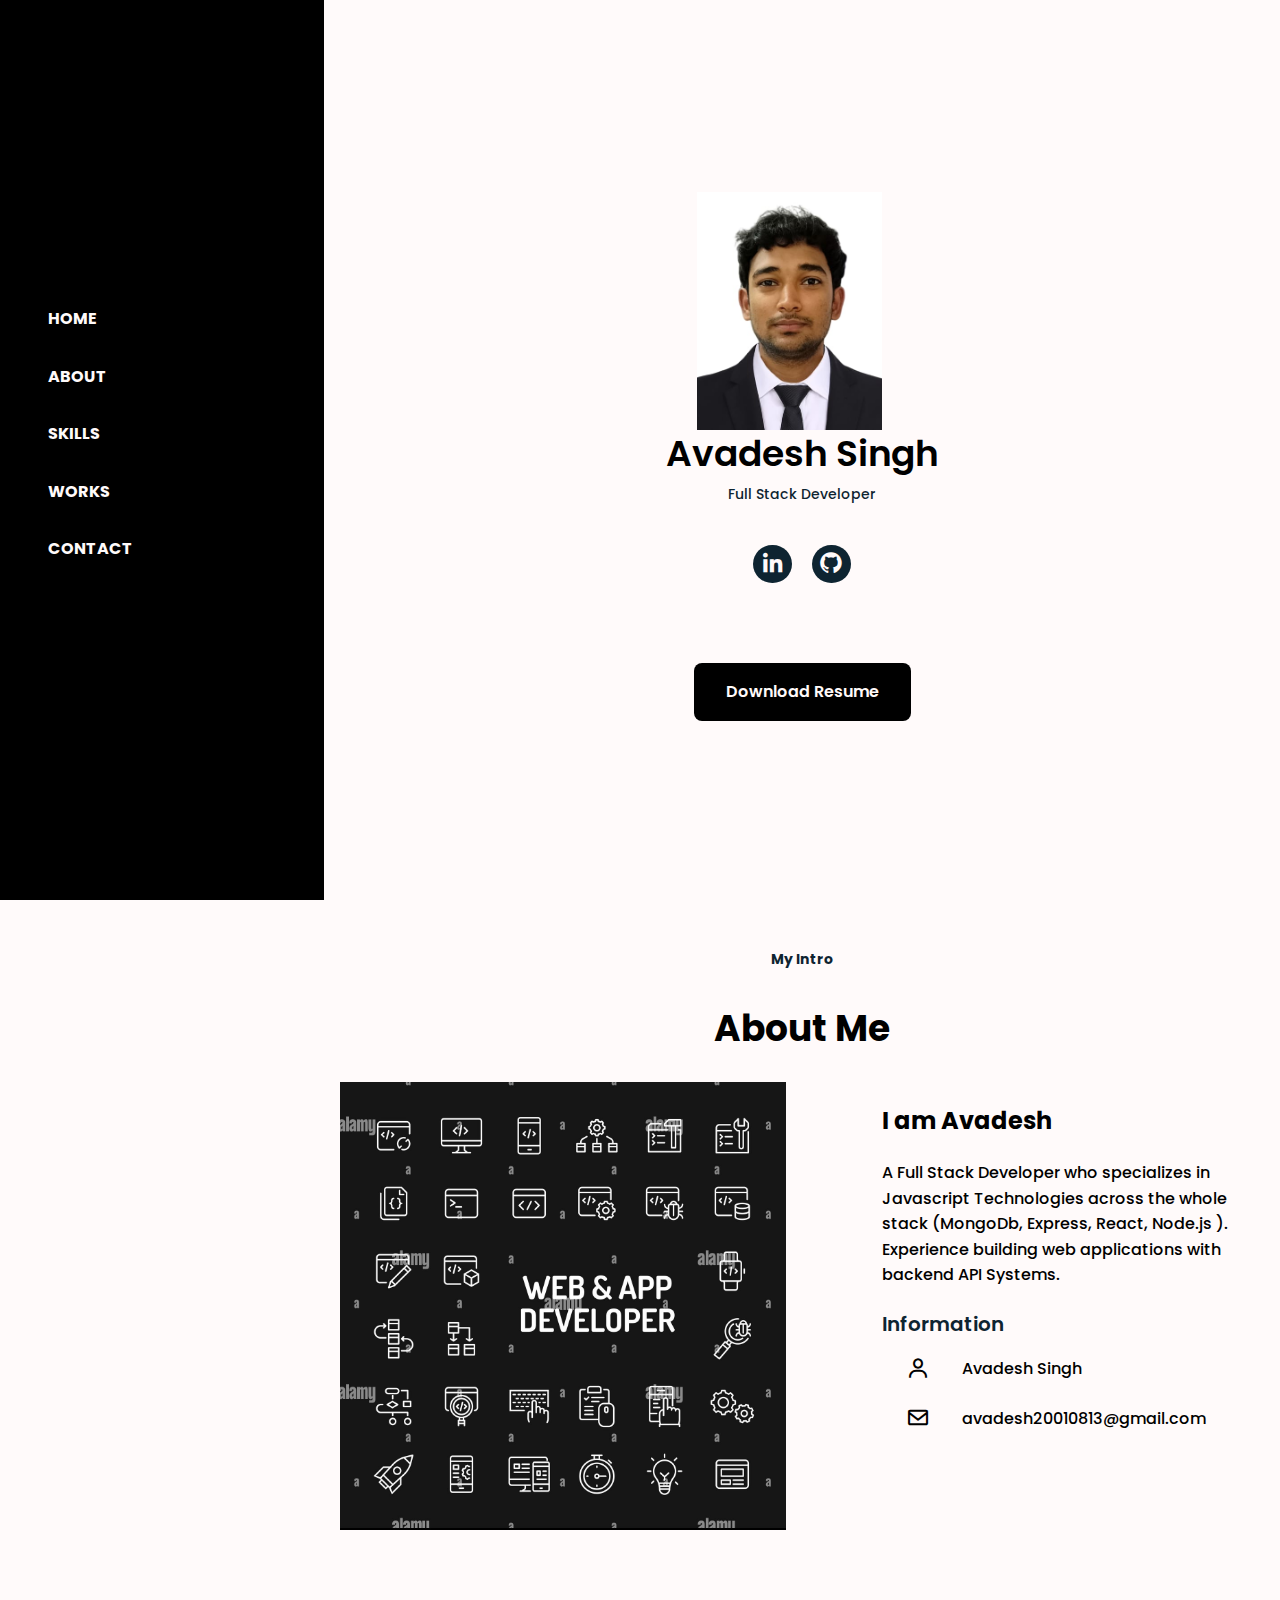
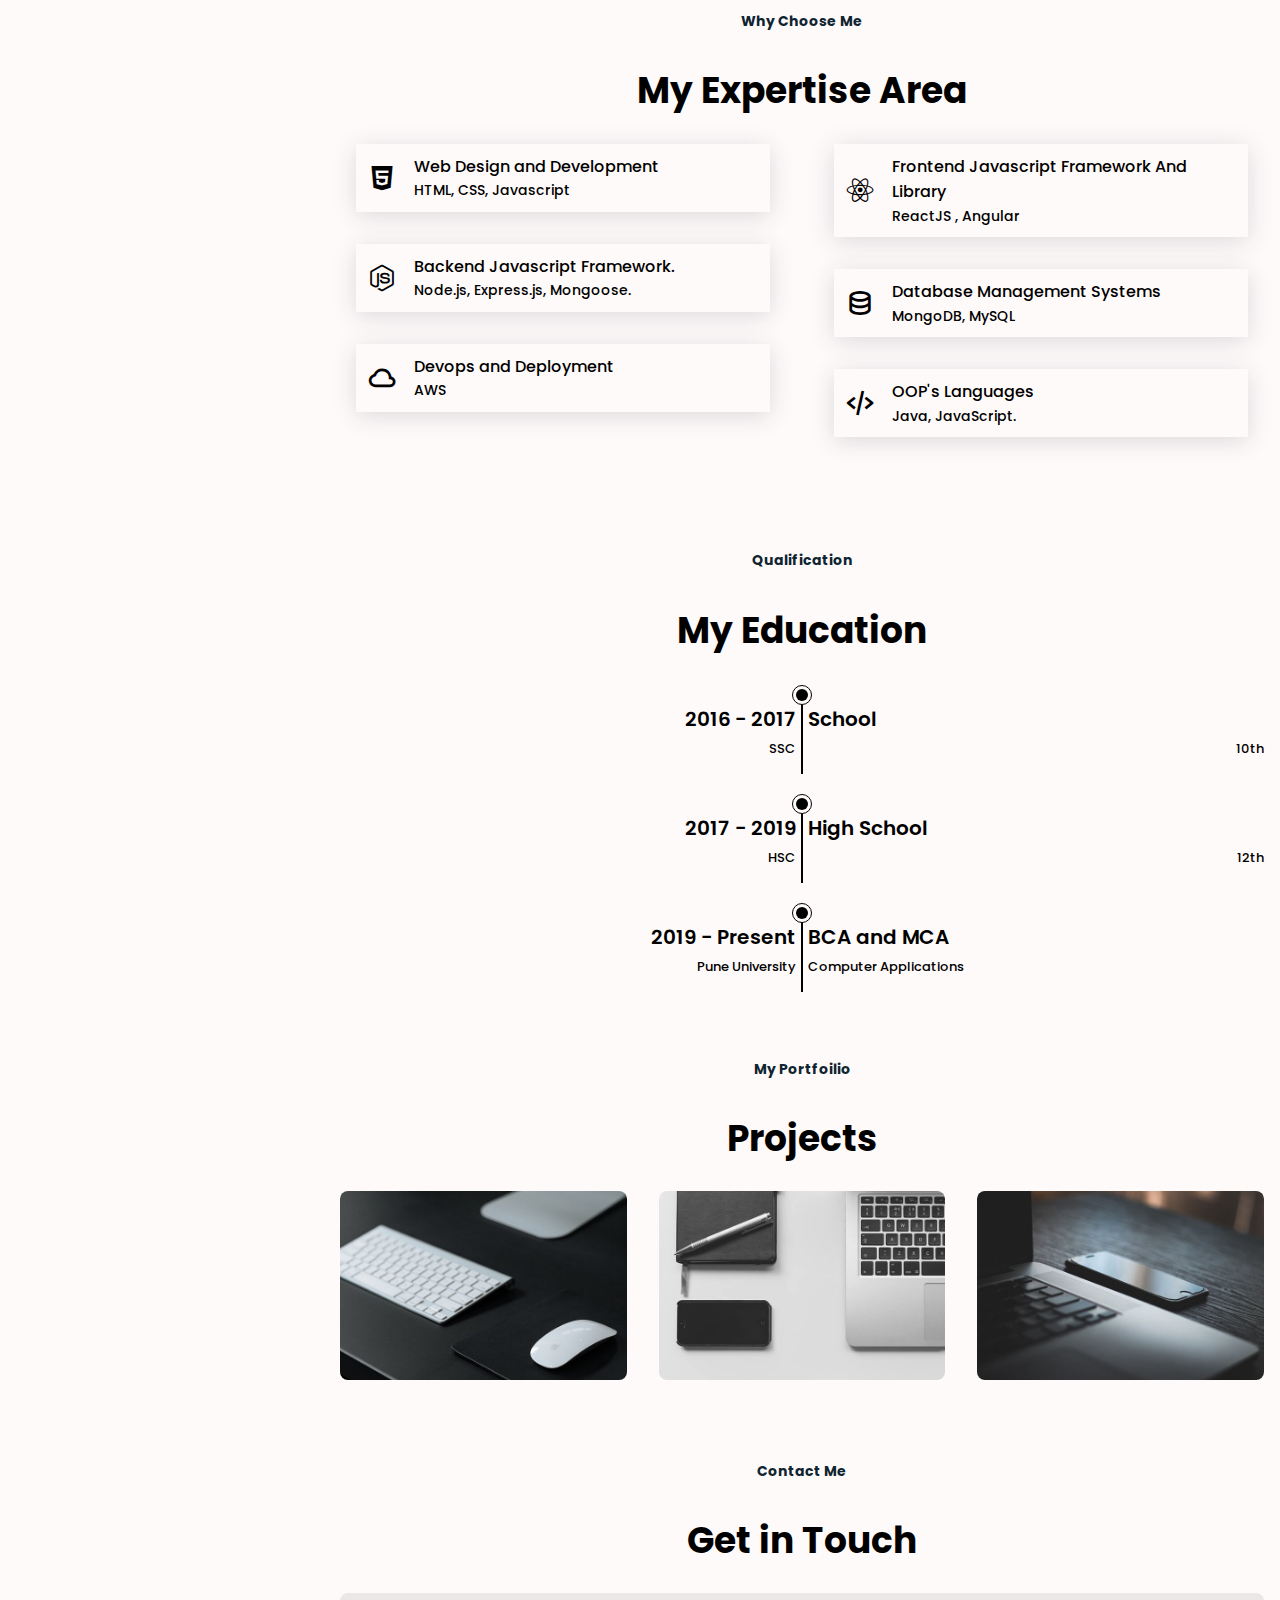
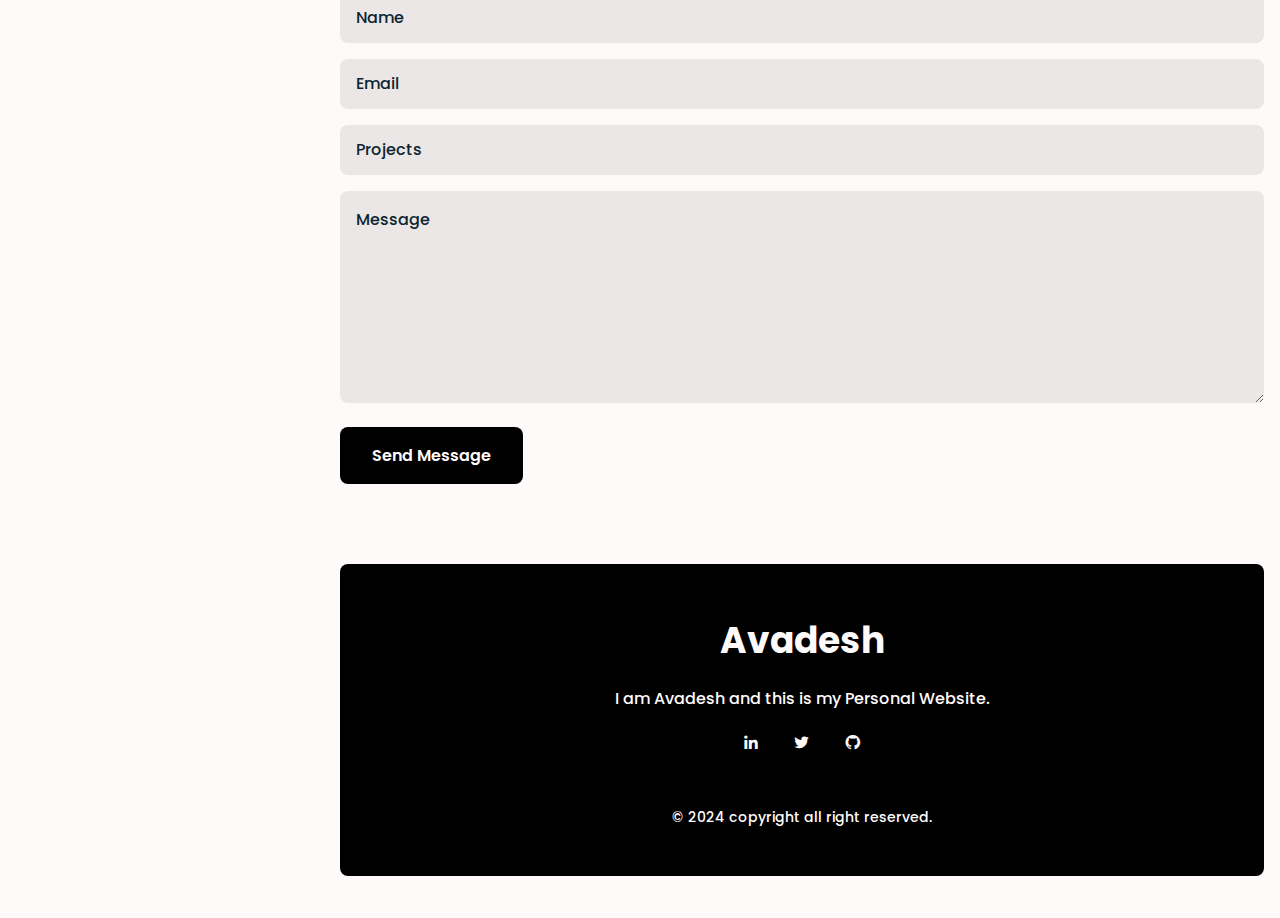
<file: index.html>
<!DOCTYPE html>
<html lang="en">
  <head>
    <meta charset="UTF-8" />
    <meta name="viewport" content="width=device-width, initial-scale=1.0" />

    <!-- ===== CSS ===== -->
    <link rel="stylesheet" href="assets/css/styles.css" />

    <!-- ===== BOX ICONS ===== -->
    <link
      href="https://unpkg.com/boxicons@2.0.9/css/boxicons.min.css"
      rel="stylesheet"
    />

    <title>Welcome to Avadesh'S Portfolio</title>
  </head>

  <body>
    <!--===== HEADER =====-->
    <header class="l-header">
      <nav class="nav">
        <div class="nav_toggle" id="nav-toggle">
          <i class="bx bx-menu"></i>
        </div>

        <div>
          <a href="#" class="nav_logo">Avadesh</a>
        </div>

        <div class="nav_menu" id="nav-menu">
          <div class="nav_close" id="nav-close">
            <i class="bx bx-x"></i>
          </div>

          <ul class="nav_list">
            <li class="nav_item">
              <a href="#home" class="nav_link active">Home</a>
            </li>
            <li class="nav_item">
              <a href="#about" class="nav_link">About</a>
            </li>
            <li class="nav_item">
              <a href="#skills" class="nav_link">Skills</a>
            </li>
            <li class="nav_item">
              <a href="#works" class="nav_link">Works</a>
            </li>
            <li class="nav_item">
              <a href="#contact" class="nav_link">Contact</a>
            </li>
          </ul>
        </div>
      </nav>
    </header>

    <main class="l-main">
      <!--===== HOME =====-->
      <section class="home" id="home">
        <div class="home_container bd-grid">
          <div class="home_data">
            <div class="home_img">
              <img src="assets/img/profile.png" alt="" />
            </div>

            <h1 class="home_title">Avadesh Singh</h1>
            <span class="home_profession">Full Stack Developer</span>

            <div class="home_social">
              <a
                href="https://www.linkedin.com/in/avadesh-singh-b15a79182/"
                class="home_social-link"
                ><i class="bx bxl-linkedin"></i
              ></a>
              <a href="https://github.com/avadesh0101" class="home_social-link"
                ><i class="bx bxl-github"></i
              ></a>
            </div>

            <a
              href="https://drive.google.com/file/d/1-Jf1oKmPvRN8JQWNGaU9dVbo_ve0l7Wh/view?usp=sharing"
              target="_blank"
              class="button home_button"
              >Download Resume</a
            >
          </div>
        </div>
      </section>

      <!--===== ABOUT =====-->
      <section class="about section" id="about">
        <span class="section-subtitle">My Intro</span>
        <h2 class="section-title">About Me</h2>

        <div class="about_container bd-grid">
          <div class="about_data">
            <div class="about__img">
              <img src="assets/img/developer1jpg.png" alt="" />
            </div>
          </div>

          <div class="about_information">
            <div>
              <h2 class="about__subtitle">I am Avadesh</h2>
              <p class="about__text">
                A Full Stack Developer who specializes in Javascript
                Technologies across the whole stack (MongoDb, Express, React,
                Node.js ). Experience building web applications with backend API
                Systems.
              </p>
            </div>

            <h3 class="about_information-title">Information</h3>

            <div class="about_information-data">
              <i class="bx bx-user about_information-icon"></i>
              <span>Avadesh Singh</span>
            </div>

            <div class="about_information-data">
              <i class="bx bx-envelope about_information-icon"></i>
              <span>avadesh20010813@gmail.com</span>
            </div>
          </div>
        </div>
      </section>

      <!--===== SKILLS =====-->
      <section class="skills section" id="skills">
        <span class="section-subtitle">Why Choose Me</span>
        <h2 class="section-title">My Expertise Area</h2>

        <div class="skills_container bd-grid">
          <div class="skills_content">
            <div class="skills_data">
              <div class="skills__names">
                <i class="bx bxl-html5 skills__icon"></i>
                <span class="skills__name"
                  >Web Design and Development <br />
                  <p style="font-size: 14px">HTML, CSS, Javascript</p></span
                >
              </div>
            </div>

            <div class="skills_data">
              <div class="skills__names">
                <i class="bx bxl-nodejs skills__icon"></i>
                <span class="skills__name"
                  >Backend Javascript Framework. <br />
                  <p style="font-size: 14px">
                    Node.js, Express.js, Mongoose.
                  </p></span
                >
              </div>
            </div>

            <div class="skills_data">
              <div class="skills__names">
                <i class="bx bx-cloud skills__icon"></i>
                <span class="skills__name"
                  >Devops and Deployment<br />
                  <p style="font-size: 14px">AWS</p></span
                >
              </div>
            </div>
          </div>

          <div class="skills_content">
            <div class="skills_data">
              <div class="skills__names">
                <i class="bx bxl-react skills__icon"></i>
                <span class="skills__name"
                  >Frontend Javascript Framework And Library <br />
                  <p style="font-size: 14px">ReactJS , Angular</p></span
                >
              </div>
            </div>

            <div class="skills_data">
              <div class="skills__names">
                <i class="bx bx-data skills__icon"></i>
                <span class="skills__name"
                  >Database Management Systems<br />
                  <p style="font-size: 14px">MongoDB, MySQL</p></span
                >
              </div>
            </div>

            <div class="skills_data">
              <div class="skills__names">
                <i class="bx bx-code-alt skills__icon"></i>
                <span class="skills__name"
                  >OOP's Languages<br />
                  <p style="font-size: 14px">Java, JavaScript.</p></span
                >
              </div>
            </div>
          </div>
        </div>
      </section>

      <!--===== EDUCATION =====-->
      <section class="education section">
        <span class="section-subtitle">Qualification</span>
        <h2 class="section-title">My Education</h2>

        <div class="education_container bd-grid">
          <div class="education_content">
            <div>
              <h3 class="education_year">2016 - 2017</h3>
              <span class="education_university">SSC</span>
            </div>

            <div class="education_title">
              <span class="education_rounder"></span>
              <span class="education_line"></span>
            </div>

            <div>
              <h3 class="education_race">School</h3>
              <span class="education_university">10th</span>
            </div>
          </div>

          <div class="education_content">
            <div>
              <h3 class="education_year">2017 - 2019</h3>
              <span class="education_university">HSC</span>
            </div>

            <div class="education_title">
              <span class="education_rounder"></span>
              <span class="education_line"></span>
            </div>

            <div>
              <h3 class="education_race">High School</h3>
              <span class="education_university">12th</span>
            </div>
          </div>

          <div class="education_content">
            <div>
              <h3 class="education_year">2019 - Present</h3>
              <span class="education_university">Pune University</span>
            </div>

            <div class="education_title">
              <span class="education_rounder"></span>
              <span class="education_line"></span>
            </div>

            <div>
              <h3 class="education_race">BCA and MCA</h3>
              <span class="education_specialty">Computer Applications</span>
            </div>
          </div>
        </div>
      </section>

      <!--===== WORKS =====-->
      <section class="works section" id="works">
        <span class="section-subtitle">My Portfoilio</span>
        <h2 class="section-title">Projects</h2>

        <div class="works_container bd-grid">
          <div class="works_img">
            <img src="assets/img/work2.jpg" alt="" />

            <div class="works_data">
              <a href="#" class="works_link"><i class="bx bx-link-alt"></i></a>
              <span class="works_title">Weather App</span>
            </div>
          </div>

          <div class="works_img">
            <img src="assets/img/work3.jpg" alt="" />

            <div class="works_data">
              <a href="#" class="works_link"><i class="bx bx-link-alt"></i></a>
              <span class="works_title">E Commerce Website</span>
            </div>
          </div>

          <div class="works_img">
            <img src="assets/img/work4.jpg" alt="" />

            <div class="works_data">
              <a href="#" class="works_link"><i class="bx bx-link-alt"></i></a>
              <span class="works_title">YouTube Clone</span>
            </div>
          </div>
        </div>
      </section>

      <!--===== CONTACT =====-->
      <section class="contact section" id="contact">
        <span class="section-subtitle">Contact Me</span>
        <h2 class="section-title">Get in Touch</h2>

        <div class="contact_container bd-grid">
          <form action="POST" data-netlify="true" class="contact_form">
            <div class="contact_inputs">
              <input
                type="text"
                name="name"
                placeholder="Name"
                class="contact_input"
              />
              <input
                type="mail"
                name="email"
                placeholder="Email"
                class="contact_input"
              />
            </div>

            <input
              type="text"
              name="projects"
              placeholder="Projects"
              class="contact_input"
            />

            <textarea
              name="message"
              id="message"
              cols="0"
              rows="10"
              placeholder="Message"
              class="contact_input"
            ></textarea>

            <input
              type="submit"
              value="Send Message"
              class="button contact_button"
            />
          </form>
        </div>
      </section>
    </main>

    <!--===== FOOTER =====-->
    <footer class="footer section">
      <div class="footer_container bd-grid">
        <h1 class="footer_title">Avadesh</h1>
        <p class="footer_description">
          I am Avadesh and this is my Personal Website.
        </p>

        <div class="footer_social">
          <a
            href="https://www.linkedin.com/in/avadesh-singh-b15a79182/"
            target="_blank"
            class="footer_link"
            ><i class="bx bxl-linkedin"></i
          ></a>
          <a href="" class="footer_link"><i class="bx bxl-twitter"></i></a>
          <a
            href="https://github.com/avadesh0101"
            target="_blank"
            class="footer_link"
            ><i class="bx bxl-github"></i
          ></a>
        </div>

        <p class="footer_copy">© 2024 copyright all right reserved.</p>
      </div>
    </footer>

    <!--===== MAIN JS =====-->
    <script src="assets/js/main.js"></script>
  </body>
</html>
</file>
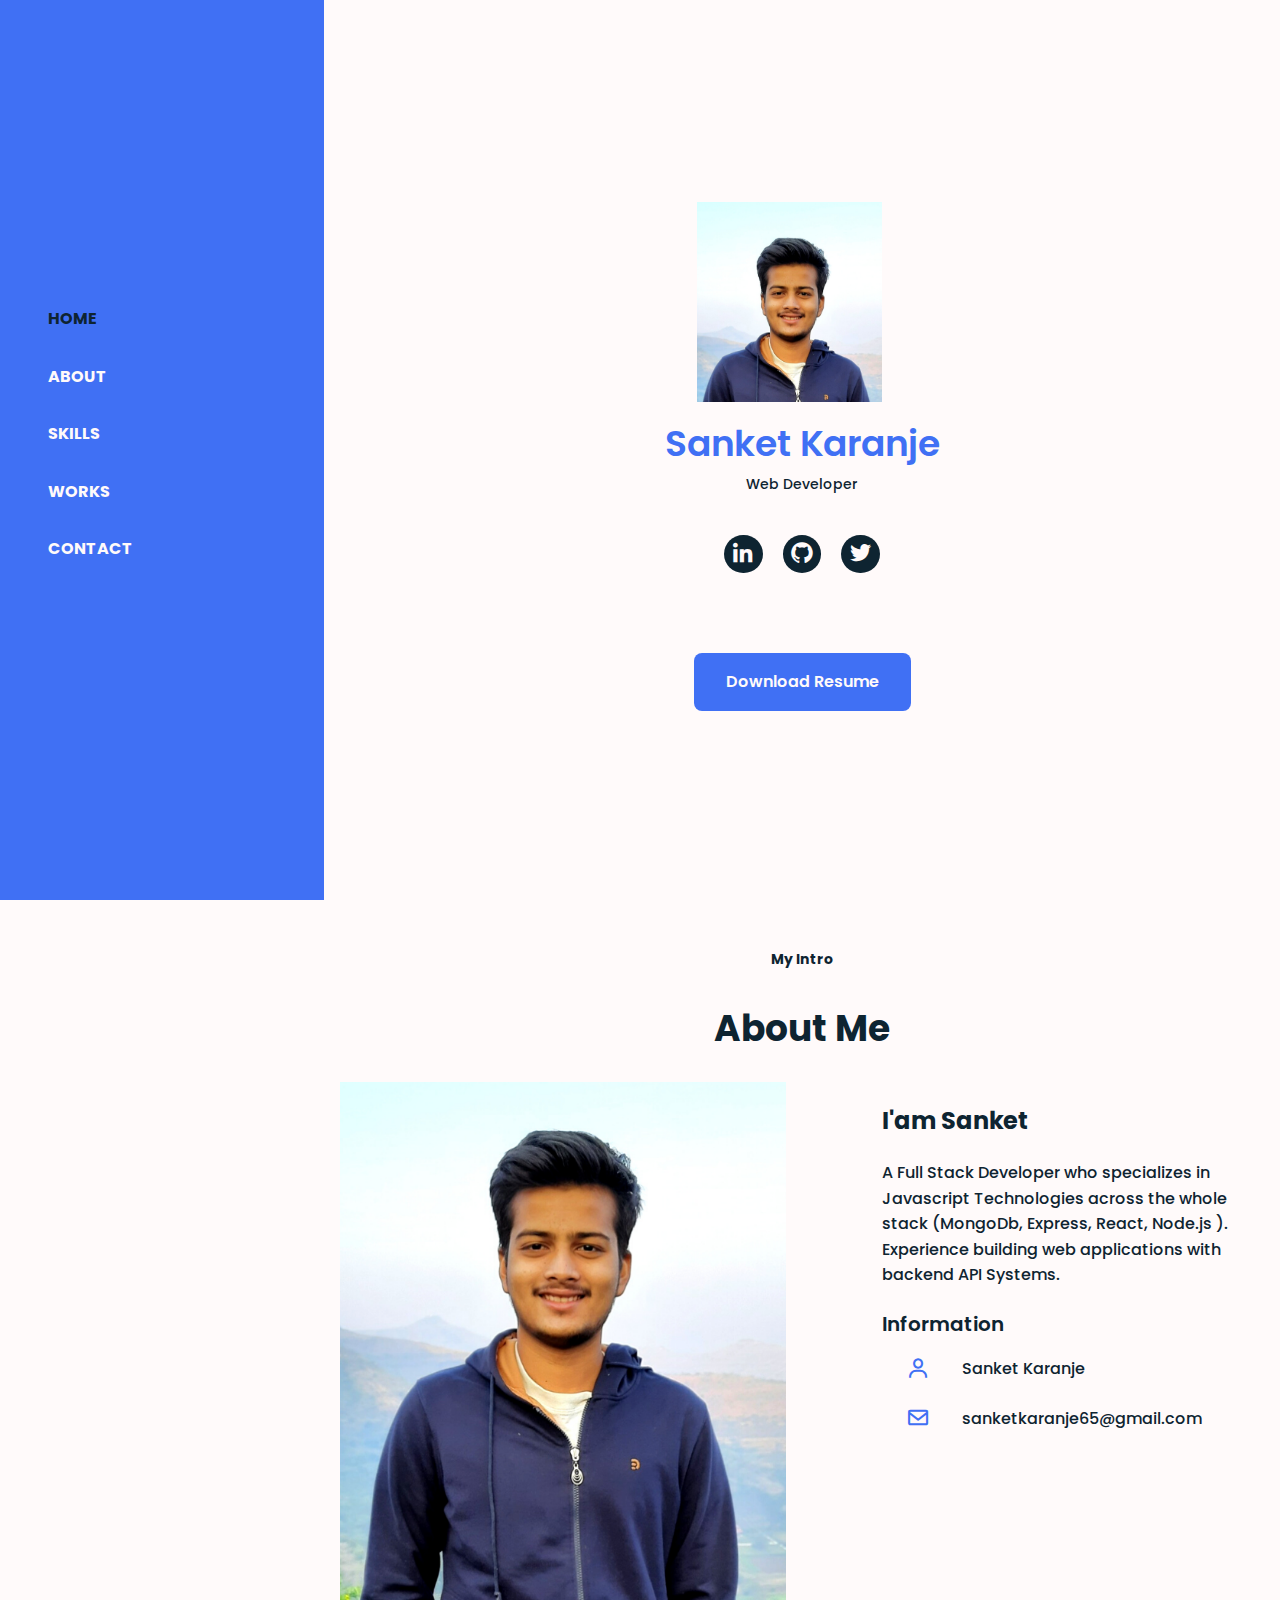
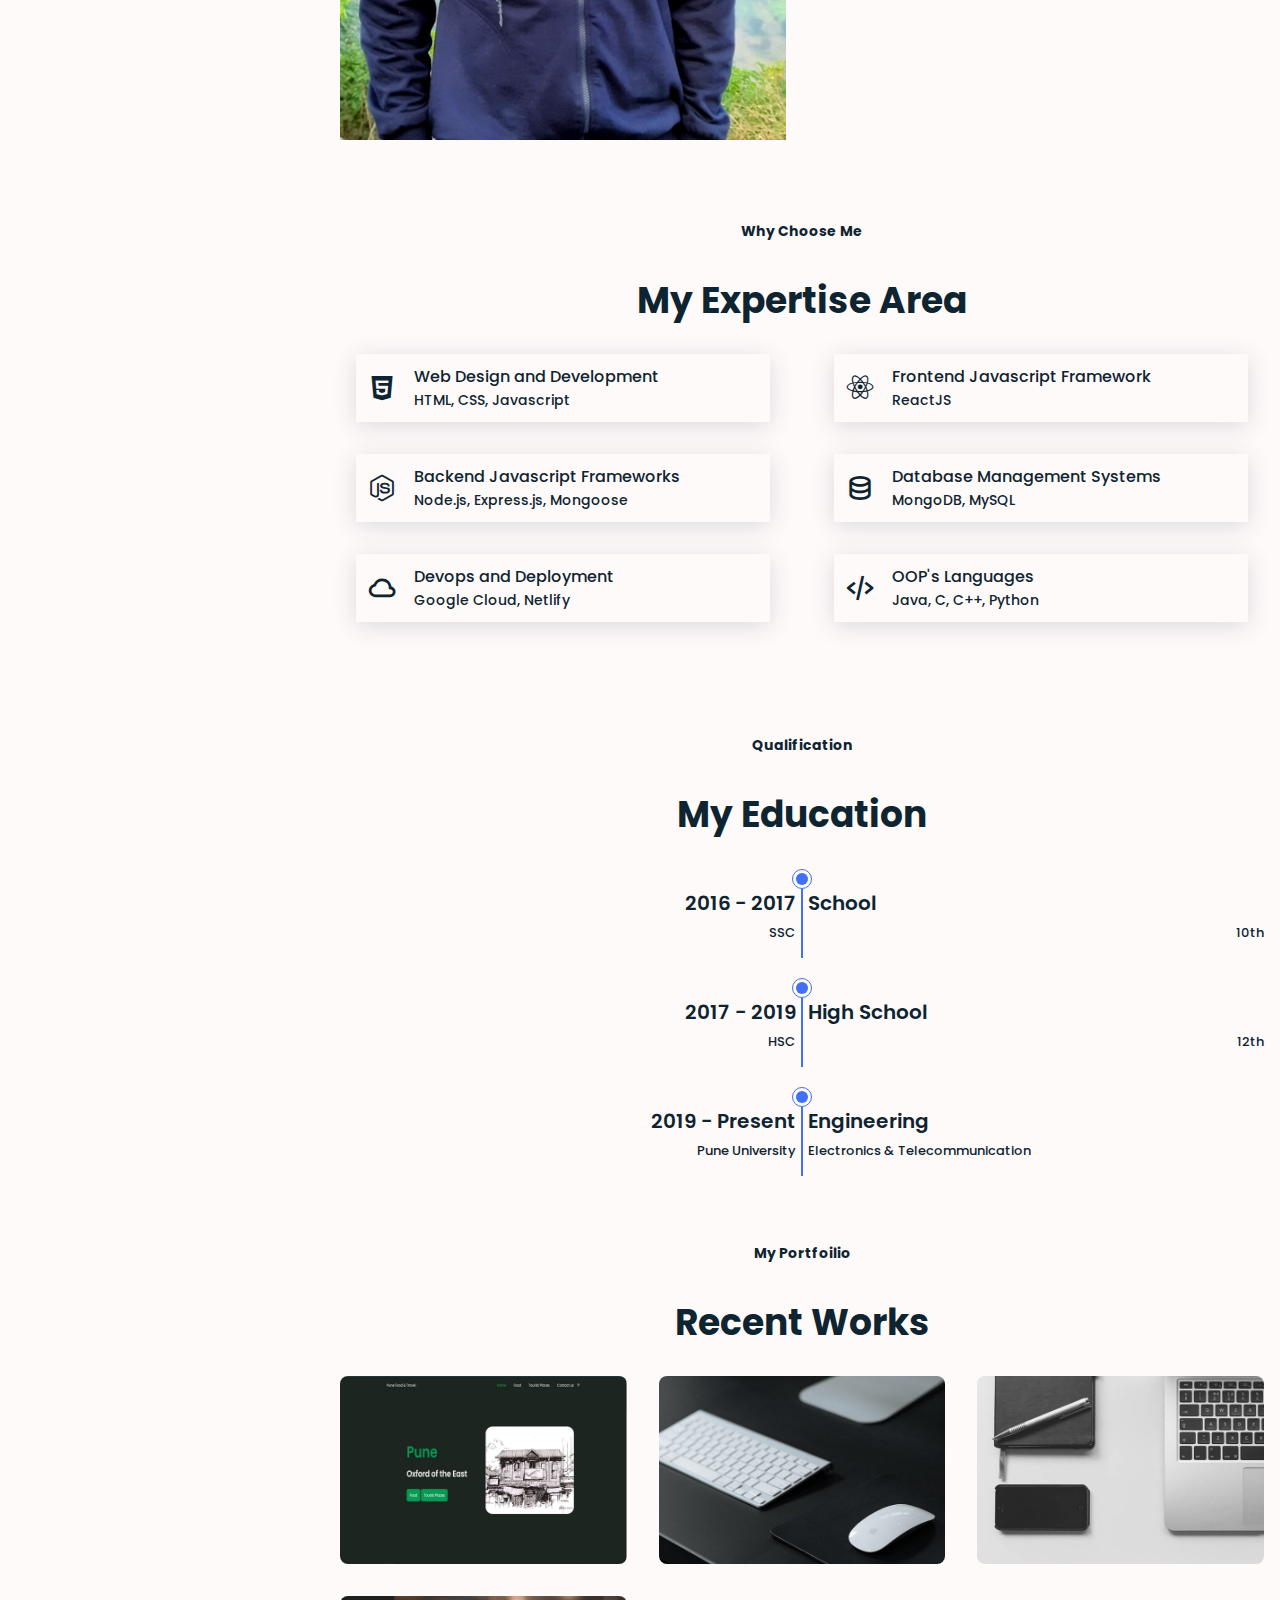
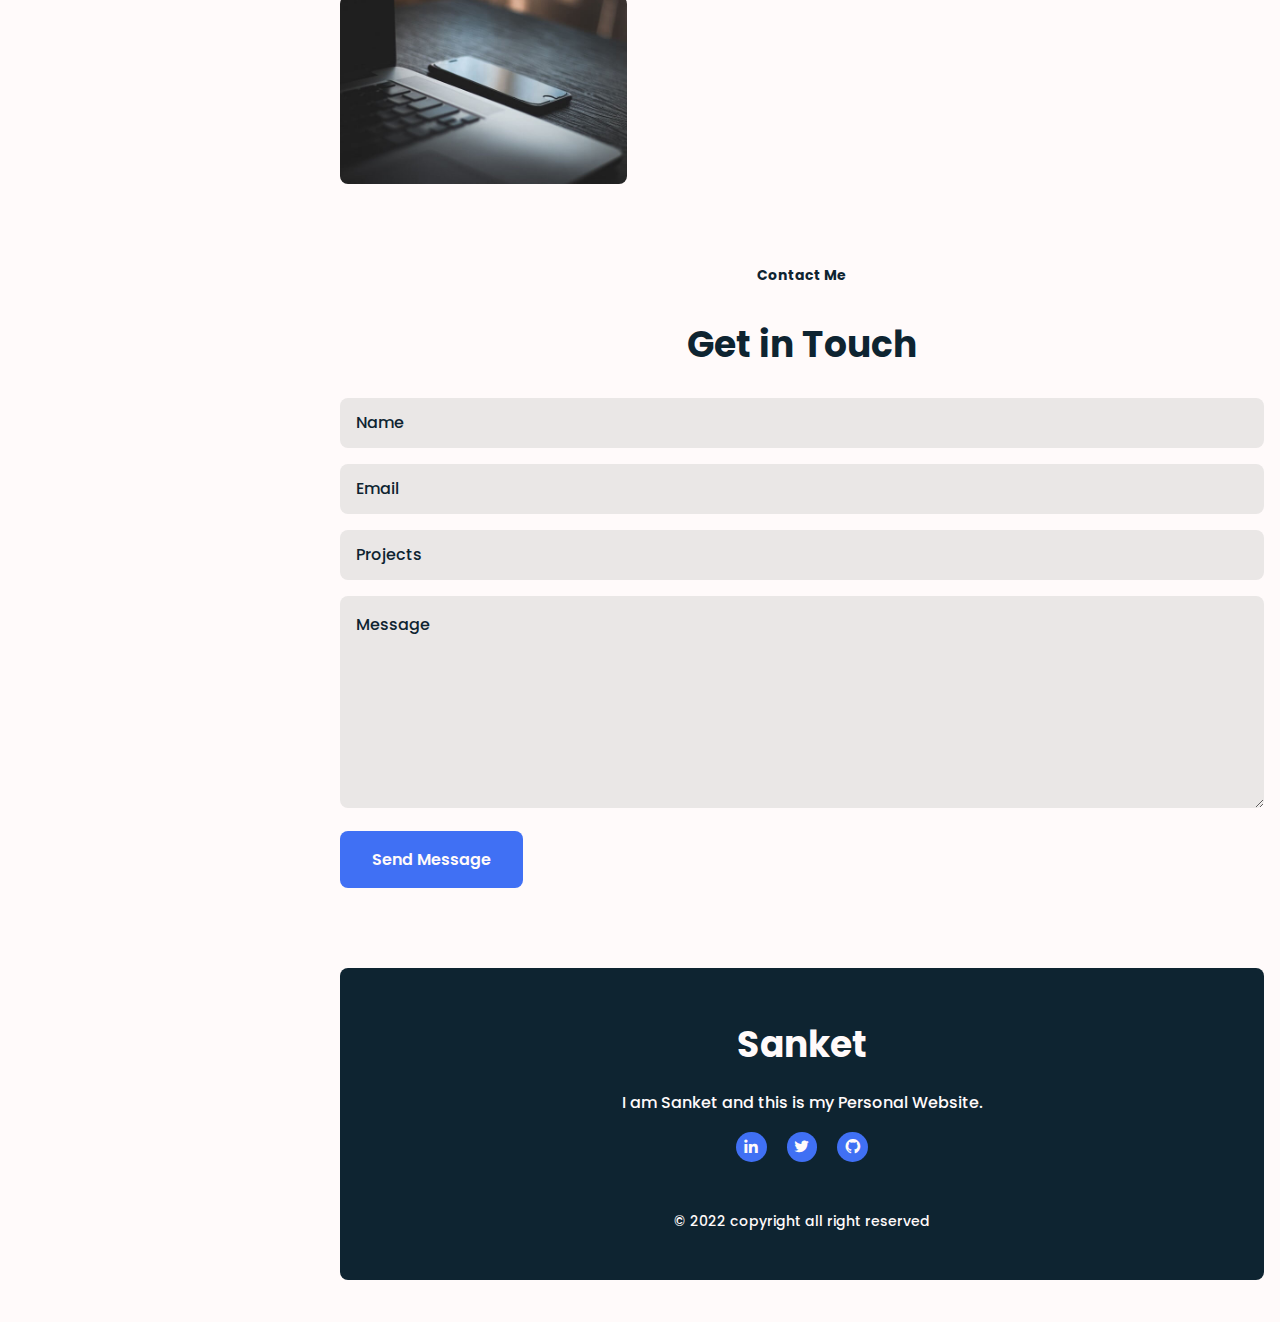
<file: Portfoilio-master/index.html>
<!DOCTYPE html>
<html lang="en">

<head>
    <meta charset="UTF-8">
    <meta name="viewport" content="width=device-width, initial-scale=1.0">

    <!-- ===== CSS ===== -->
    <link rel="stylesheet" href="assets/css/styles.css">

    <!-- ===== BOX ICONS ===== -->
    <link href='https://unpkg.com/boxicons@2.0.9/css/boxicons.min.css' rel='stylesheet'>


    <title>Welcome to Sanket's Portfolio</title>
</head>

<body>
    <!--===== HEADER =====-->
    <header class="l-header">
        <nav class="nav">
            <div class="nav_toggle" id="nav-toggle">
                <i class='bx bx-menu'></i>
            </div>

            <div>
                <a href="#" class="nav_logo">Sanket</a>
            </div>

            <div class="nav_menu" id="nav-menu">
                <div class="nav_close" id="nav-close">
                    <i class='bx bx-x'></i>
                </div>

                <ul class="nav_list">
                    <li class="nav_item"><a href="#home" class="nav_link active">Home</a></li>
                    <li class="nav_item"><a href="#about" class="nav_link">About</a></li>
                    <li class="nav_item"><a href="#skills" class="nav_link">Skills</a></li>
                    <li class="nav_item"><a href="#works" class="nav_link">Works</a></li>
                    <li class="nav_item"><a href="#contact" class="nav_link">Contact</a></li>

                </ul>
            </div>
        </nav>
    </header>

    <main class="l-main">
        <!--===== HOME =====-->
        <section class="home" id="home">
            <div class="home_container bd-grid">
                <div class="home_data">
                    <div class="home_img">
                        <img src="assets/img/profile.png" alt="">
                    </div>

                    <h1 class="home_title">Sanket Karanje</h1>
                    <span class="home_profession">Web Developer</span>

                    <div class="home_social">
                        <a href="https://www.linkedin.com/in/sanket-karanje-30/" class="home_social-link"><i class='bx bxl-linkedin'></i></a>
                        <a href="https://github.com/Sanket3007" class="home_social-link"><i class='bx bxl-github'></i></a>
                        <a href="https://twitter.com/sanket_karanje" class="home_social-link"><i class='bx bxl-twitter'></i></a>
                    </div>

                    <a href="https://drive.google.com/file/d/1OKN_gUel4Yk-u_GNAGDIizpvkg6fHtAu/view?usp=sharing" class="button home_button">Download Resume</a>
                </div>
            </div>
        </section>

        <!--===== ABOUT =====-->
        <section class="about section" id="about">
            <span class="section-subtitle">My Intro</span>
            <h2 class="section-title">About Me</h2>

            <div class="about_container bd-grid">
                <div class="about_data">
                    <div class="about__img">
                        <img src="assets/img/aboutme.png" alt="">
                    </div>
                </div>

                <div class="about_information">

                    <div>
                        <h2 class="about__subtitle">I'am Sanket</h2>
                        <p class="about__text">A Full Stack Developer who specializes in Javascript Technologies across the whole stack (MongoDb, Express, React, Node.js ). Experience building web applications with backend API Systems.</p>           
                    </div>  
                    
                    <h3 class="about_information-title">Information</h3>

                    <div class="about_information-data">
                        <i class='bx bx-user about_information-icon'></i>
                        <span>Sanket Karanje</span>
                    </div>

                    <div class="about_information-data">
                        <i class='bx bx-envelope about_information-icon'></i>
                        <span>sanketkaranje65@gmail.com</span>
                    </div>

                </div>
            </div>
        </section>


        <!--===== SKILLS =====-->
        <section class="skills section" id="skills">
            <span class="section-subtitle">Why Choose Me</span>
            <h2 class="section-title">My Expertise Area</h2>

            <div class="skills_container bd-grid">
                <div class="skills_content">

                    <div class="skills_data">
                        <div class="skills__names">
                            <i class='bx bxl-html5 skills__icon'></i>
                            <span class="skills__name">Web Design and Development <br> <p style="font-size:14px">HTML, CSS, Javascript</p></span> 
                        </div>
                    </div>

                    <div class="skills_data">
                        <div class="skills__names">
                            <i class='bx bxl-nodejs skills__icon'></i>
                            <span class="skills__name">Backend Javascript Frameworks <br> <p style="font-size:14px">Node.js, Express.js, Mongoose</p></span>
                        </div>
                    </div>

                    <div class="skills_data">
                        <div class="skills__names">
                            <i class='bx bx-cloud skills__icon'></i>
                            <span class="skills__name">Devops and Deployment<br> <p style="font-size:14px">Google Cloud, Netlify</p></span>
                        </div>
                    </div>
                </div>

                <div class="skills_content">

                    <div class="skills_data">
                        <div class="skills__names">
                            <i class='bx bxl-react skills__icon'></i>
                            <span class="skills__name">Frontend Javascript Framework <br> <p style="font-size:14px">ReactJS</p></span>
                        </div>
                    </div>

                    <div class="skills_data">
                        <div class="skills__names">
                            <i class='bx bx-data skills__icon'></i>
                            <span class="skills__name">Database Management Systems<br> <p style="font-size:14px">MongoDB, MySQL</p></span>
                        </div>
                    </div>

                    <div class="skills_data">
                        <div class="skills__names">
                            <i class='bx bx-code-alt skills__icon'></i>
                            <span class="skills__name">OOP's Languages<br> <p style="font-size:14px">Java, C, C++, Python</p></span>
                        </div>
                    </div>
                </div>
            </div>
        </section>


        <!--===== EDUCATION =====-->
        <section class="education section">
            <span class="section-subtitle">Qualification</span>
            <h2 class="section-title">My Education</h2>

            <div class="education_container bd-grid">
               <div class="education_content">
                    <div>
                        <h3 class="education_year">2016 - 2017</h3>
                        <span class="education_university">SSC</span>
                    </div>

                    <div class="education_title">
                        <span class="education_rounder"></span>
                        <span class="education_line"></span>
                    </div>

                    <div>
                        <h3 class="education_race">School</h3>
                        <span class="education_university">10th</span>
                    </div>
                </div>

                <div class="education_content">
                    <div>
                        <h3 class="education_year">2017 - 2019</h3>
                        <span class="education_university">HSC</span>
                    </div>

                    <div class="education_title">
                        <span class="education_rounder"></span>
                        <span class="education_line"></span>
                    </div>

                    <div>
                        <h3 class="education_race">High School</h3>
                        <span class="education_university">12th</span>
                    </div>
                </div>

                <div class="education_content">
                    <div>
                        <h3 class="education_year">2019 - Present</h3>
                        <span class="education_university">Pune University</span>
                    </div>

                    <div class="education_title">
                        <span class="education_rounder"></span>
                        <span class="education_line"></span>
                    </div>

                    <div>
                        <h3 class="education_race">Engineering</h3>
                        <span class="education_specialty">Electronics & Telecommunication</span>
                    </div>
                </div>
            </div>
        </section>

        <!--===== WORKS =====-->
        <section class="works section" id="works">
            <span class="section-subtitle">My Portfoilio</span>
            <h2 class="section-title">Recent Works</h2>

            <div class="works_container bd-grid">
                <div class="works_img">
                    <img src="assets/img/Pune.jpg" alt="">

                    <div class="works_data">
                        <a href="https://punefoodandtravel.netlify.app/" target="_blank" class="works_link"><i class='bx bx-link-alt'></i></a>
                        <span class="works_title">Pune Food & Travel</span>
                    </div>
                </div>

                <div class="works_img">
                    <img src="assets/img/work2.jpg" alt="">

                    <div class="works_data">
                        <a href="#" class="works_link"><i class='bx bx-link-alt'></i></a>
                        <span class="works_title">Work 2</span>
                    </div>
                </div>

                <div class="works_img">
                    <img src="assets/img/work3.jpg" alt="">

                    <div class="works_data">
                        <a href="#" class="works_link"><i class='bx bx-link-alt'></i></a>
                        <span class="works_title">Work 3</span>
                    </div>
                </div>

                <div class="works_img">
                    <img src="assets/img/work4.jpg" alt="">

                    <div class="works_data">
                        <a href="#" class="works_link"><i class='bx bx-link-alt'></i></a>
                        <span class="works_title">Work 4</span>
                    </div>
                </div>
            </div>
        </section>


        <!--===== CONTACT =====-->
        <section class="contact section" id="contact">
            <span class="section-subtitle">Contact Me</span>
            <h2 class="section-title">Get in Touch</h2>

            <div class="contact_container bd-grid">
                <form action="POST" data-netlify="true" class="contact_form">
                    <div class="contact_inputs">
                        <input type="text" name="name" placeholder="Name" class="contact_input">
                        <input type="mail" name="email" placeholder="Email" class="contact_input">
                    </div>

                    <input type="text" name="projects" placeholder="Projects" class="contact_input">

                    <textarea name="message" id="message" cols="0" rows="10" placeholder="Message" class="contact_input"></textarea>

                    <input type="submit"  value="Send Message" class="button contact_button">
                </form>

            </div>
        </section>
    </main>

    <!--===== FOOTER =====-->
    <footer class="footer section">
        <div class="footer_container bd-grid">
            <h1 class="footer_title">Sanket</h1>
            <p class="footer_description">I am Sanket and this is my Personal Website.</p>

            <div class="footer_social">
                <a href="https://www.linkedin.com/in/sanket-karanje-30/" class="footer_link"><i class='bx bxl-linkedin'></i></a>
                <a href="https://twitter.com/sanket_karanje" class="footer_link"><i class='bx bxl-twitter'></i></a>
                <a href="https://github.com/Sanket3007" class="footer_link"><i class='bx bxl-github'></i></a>
            </div>

            <p class="footer_copy">© 2022 copyright all right reserved</p>
        </div>
    </footer>

    <!--===== MAIN JS =====-->
    <script src="assets/js/main.js"></script>
</body>

</html>
</file>
<file: assets/css/styles.css>
/*===== GOOGLE FONTS =====*/
@import url("https://fonts.googleapis.com/css2?family=Poppins:wght@400;500;600;700&display=swap");
/*===== VARIABLES CSS =====*/

  :root {
  --header-height: 3rem;
  --nav-width: 324px;

  /*===== Font weight =====*/
  --font-medium: 500;
  --font-semi-bold: 600;
  --font-bold: 700;
  
  /*===== Colors =====*/
  --first-colour: black;
  --first-colour-dark: #0E2431;
  --first-colour-darken: #0E2431;
  --text-colour: black;
  --first-colour-light: #EAE7E6;
  --first-colour-lighten: #FFFAFA;
  
  /*===== Font and typography =====*/
  --body-font: 'Poppins', sans-serif;
  --h1-font-size: 1.5rem;
  --h2-font-size: 1.25rem;
  --h3-font-size: 1rem;
  --normal-font-size: .938rem;
  --small-font-size: .813rem;
  --smaller-font-size: .75rem;
  
  /*===== Margenes =====*/
  --mb-1: .5rem;
  --mb-2: 1rem;
  --mb-3: 1.5rem;
  --mb-4: 2rem;
  --mb-5: 2.5rem;
  
  /*===== z index =====*/
  --z-fixed: 100;
  }

  @media screen and (min-width: 768px) {
    :root{
      --h1-font-size: 2.25rem;
      --h2-font-size: 1.5rem;
      --h3-font-size: 1.25rem;
      --normal-font-size: 1rem;
      --small-font-size: .875rem;
      --smaller-font-size: .813rem;
    }
  }

/*===== BASE =====*/
*,::before, ::after{
  box-sizing: border-box;
}

html{
  scroll-behavior: smooth;
}

body{
  margin: var(--header-height) 0 0 0;
  font-family: var(--body-font);
  font-size: var(--normal-font-size);
  font-weight: var(--font-medium);
  background-color: var(--first-colour-lighten);
  color: var(--text-colour);
  line-height: 1.6;
}

h1,h2.h3,p{
  margin: 0;
}

h3{
  font-weight: var(--font-semi-bold);
}

ul{
  margin: 0;
  padding: 0;
  list-style: none;
}

a{
  text-decoration: none;
  color: var(--text-colour);
}

img{
  max-width: 100%;
  height: auto;
  display: block;
}

/*===== CLASS CSS ===== */

.section{
  padding: 4rem 0 2rem;
}

.section-title{
  font-size: var(--h1-font-size);
  color: var(--text-colour);
  margin-bottom: var(--mb-3);
  text-align: center;
}

.section-subtitle{
  display: block;
  font-size: var(--small-font-size);
  color: var(--first-colour-darken);
  text-align: center;
  font-weight: var(--font-bold);
  margin-bottom: .25rem;
}

/*===== LAYOUT =====*/
.bd-grid{
  max-width: 1024px;
  display: grid;
  grid-template-columns: 100%;
  column-gap: 2rem;
  width: calc(100% - 2rem);
  margin-left: var(--mb-2);
  margin-right: var(--mb-2);
}

.l-header{
  width: 100%;
  position: fixed;
  top: 0;
  left: 0;
  z-index: var(--z-fixed);
  background-color: var(--first-colour-lighten);
  box-shadow: 0 2px 4px rgba(0,0,0,.1);
}


/*===== NAV =====*/
.nav{
  height: var(--header-height);
  display: flex;
  justify-content: space-between;
  align-items: center;
}

.nav_logo{
  margin-right: 1rem;
  color: var(--first-colour-dark);
}

.nav_menu{
  position: fixed;
  top: 0;
  left: -100%;
  width: 90%;
  height: 100vh;
  padding: 3rem;
  display: flex;
  align-items: center;
  background-color: black;
  transition: .5s;
}

.nav_close{
  position: absolute;
  top: 1rem;
  right: 1rem;
  font-size: 2rem;
  color: var(--first-colour-dark);
  cursor: pointer;
}

.nav_item{
  margin-bottom: var(--mb-4);
}

.nav_link{
  font-size: 1rem;
  text-transform: uppercase;
  color: var(--first-colour-lighten);
  font-weight: var(--font-bold);
  transition: .3s;
}



.nav_toggle{
  color: var(--text-colour);
  font-size: 1.3rem;
  cursor: pointer;
}


/*=== Show menu ===*/
.show{
  left: 0;
}


/*Active menu*/


/*===== HOME =====*/
 .home_container{
   height: calc(100vh - var(--header-height));
   align-items: center;
  }

  .home_data{
    display: flex;
    flex-direction: column;
    align-items: center;
    height: max-content;
    text-align: center;
  }

  .home_img{
    padding-top: 1.3rem;
    padding-top: .8rem;
    width: 210px;
    height: 210px;
    
    border-radius: 50%;
    overflow: visible;
    margin-bottom: var(--mb-2);
  }

  .home_img img{
    width: 185px;
  }

  .home_title{
    margin-top: 20px;
    font-size: var(--h1-font-size);
    color: black;
    font-weight: var(--font-semi-bold);
  }

  .home_profession{
    font-size: var(--small-font-size);
    color: var(--first-colour-dark);
    margin-bottom: var(--mb-5);
  }

  .home_social{
    margin-bottom: 5rem;
  }

  .home_social-link{
    display: inline-flex;
    background-color: var(--first-colour-dark);
    color: var(--first-colour-lighten);
    font-size: 1.6rem;
    border-radius: 50%;
    padding: .40rem;
    margin: 0 var(--mb-1);
    transition: .3s;

  }

  .home_social-link:hover{
    background-color: var(--first-colour-lighten);
    color: var(--first-colour);
  }

  .home_button{
    width: 100%;
  }

/*BUTTONS*/
.button{
  display: inline-block;
  background-color: var(--first-colour);
  color: var(--first-colour-lighten);
  padding: 1rem 2rem;
  font-weight: var(--font-semi-bold);
  border-radius: .5rem;
  transition: .3s;
}

.button:hover{
  background-color: var(--first-colour-dark);
}

.button_light{
  background-color: var(--first-colour-lighten);
  color: var(--first-colour);
}

.button_light:hover{
  color: var(--first-colour-lighten);
}


/* ===== ABOUT =====*/
.about_container{
  row-gap: 2rem;
}

.about_data{
  text-align: center;
}

.about_description{
  margin-bottom: var(--mb-4);
}

.about_img{
  width: 50px;
  height: 200px;
  border-radius: .5rem;
  margin: 0 auto;
}

.about_information{
  margin-bottom: var(--mb-4);
}

.about_information-title{
  font-size: var(--h3-font-size);
  color: var(--first-colour-dark);
  margin-bottom: var(--mb-2);
}

.about_information-data{
  display: flex;
  align-items: center;
  padding-left: 1.5rem;
  margin-bottom: var(--mb-3);
}

.about_information-icon{
  font-size: 1.5rem;
  color: var(--first-colour);
  margin-right: var(--mb-4);
}

/* ===== SKILLS =====*/
.skills__container{
  row-gap: 2rem;
  
}

.skills__subtitle{
  font-size: var(--h3-font-size);
  color: var(--first-colour-dark);
  margin-bottom: var(--mb-2);
}

.skills_data{
  position: relative;
  display: flex;
  justify-content: space-between;
  margin: 0 var(--mb-2);
  margin-bottom: var(--mb-4);
  box-shadow: 0 4px 25px rgba(14,36,49,.15);
}

.skills__icon{
  font-size: 2rem;
  margin-right: var(--mb-2);
  color: var(--first-color);
}
.skills__names{
  padding: 10px;
  display: flex;
  align-items: center;
}

/* ===== EDUCATION =====*/
.education_container{
  row-gap: 2rem;
}

.education_content{
  display: grid;
  grid-template-columns: 1fr max-content 1fr;
}

.education_year, .education_race{
  font-size: var(--h3-font-size);
  margin-bottom: .25rem;
} 

.education_university, .education_specialty{
  display: block;
  font-size: var(--smaller-font-size);
}

.education_year, .education_university{
  text-align: right;
}

.education_time{
  padding: 0 1rem;
  justify-content: center;
}

.education_rounder{
  position: relative;
  display: inline-block;
  width: 12px;
  height: 12px;
  background-color: var(--first-colour);
  border-radius: 50%;
}

.education_rounder::before{
  content: '';
  position: absolute;
  transform: translate(-4px, -4px);
  width: 20px;
  height: 20px;
  border: 1px solid var(--first-colour);
  border-radius: 50%;
}

.education_line{
  display: block;
  height: 90%;
  width: 2px;
  background-color: var(--first-colour);
  transform: translate(5px, -4px);
}

/* ===== WORKS =====*/
.works_container{
  justify-items: center;
  row-gap: 2rem;
}

.works_img{
  position: relative;
  overflow: hidden;
  border-radius: .5rem;
}

.works_data{
  position: absolute;
  bottom: -100%;
  width: 100%;
  height: 100%;
  display: flex;
  flex-direction: column;
  justify-content: center;
  align-items: center;
  background-color: rgba(75, 118, 204, 0.7);
  border-radius: .5rem;
  transition: .3s;
}

.works_link{
  display: inline-flex;
  font-size: 1.5rem;
  background-color: var(--first-colour-lighten);
  color: var(--first-colour);
  padding: .25rem;
  border-radius: .25rem;
  margin-bottom: var(--mb-2);
}

.works_title{
  font-size: var(--h2-font-size);
  color: var(--first-colour-lighten);
}

.works_img:hover .works_data{
  bottom: 0;
}
/* ===== CONTACT =====*/
.contact_container{
  row-gap: 3rem;
}

.contact_input{
  width: 100%;
  padding: 1rem;
  outline: none;
  border: none;
  background-color: var(--first-colour-light);
  font-size: var(--normal-font-size);
  margin-bottom: var(--mb-2);
  border-radius: .5rem;
}

.contact ::placeholder{
  color: var(--first-colour-dark);
  font-family: var(--body-font);
  font-weight: var(--font-medium);
}

.contact_button{
  outline: none;
  border: none;
  font-family: var(--body-font);
  font-size: var(--normal-font-size);
  cursor: pointer;
}

/* ===== FOOTER =====*/
.footer{
  background-color: black;
  color: var(--first-colour-lighten);
  text-align: center;
}

.footer_title{
  font-size: var(--h1-font-size);
  margin-bottom: var(--mb-2);
}

.footer_description{
  margin-bottom: var(--mb-2);
}

.footer_social{
  margin-bottom: 3rem;
}

.footer_link{
  display: inline-flex;
  background-color: var(--first-colour);
  color: var(--first-colour-lighten);
  font-size: 1.1rem;
  border-radius: 50%;
  padding: .40rem;
  margin: 0 var(--mb-1);
  transition: .3s;
}

.footer_link:hover{
  background-color: var(--first-colour-lighten);
  color: var(--first-colour);
}

.footer_copy{
  font-size: var(--small-font-size);
  color: var(--first-colour-lighten);
}
/* ===== MEDIA QUERIES=====*/

@media screen and (min-width: 768px){
  .home_button{
    width: initial;
  }

  .nav_menu{
    width: var(--nav-width);
  }

  .about_container, .skills_container, .works_container{
    grid-template-columns: repeat(2,1fr);
  }

  .about_data{
    text-align: initial;
  }

  .about_description{
    margin-bottom: var(--mb-5);
  }

  .about_img img{
    width: 120px;
    height: 120px;
  }

  .about_information{
    padding-left: 4rem;
  }

  .education_time{
    padding: 0 2rem;
  }

  .contact_inputs{
    display: grid;
  }

  .footer{
    background: none;
  }

  .footer_container{
    background-color: black;
    padding: 3rem 0;
    border-radius: .5rem;
  }
}

@media screen and (min-width: 1024px){
  body{
    margin: 0;
    padding-left:var(--nav-width);
  }

  .l-header{
    width: 0;
  }

  .nav_toggle, .nav_logo, .nav_close{
    display: none;
    color: white;
  }

  .nav_menu{
    left: 0;
  }

  .home_container{
    height: 100vh;
  }

  .section{
    padding: 3rem 0 2rem;
  }

  .bd-grid{
    margin-left: auto;
    margin-right: auto;
  }

  .works_container{
    grid-template-columns: repeat(3, 1fr);
  }
}
</file>
<file: Portfoilio-master/assets/css/styles.css>
/*===== GOOGLE FONTS =====*/
@import url("https://fonts.googleapis.com/css2?family=Poppins:wght@400;500;600;700&display=swap");
/*===== VARIABLES CSS =====*/

  :root {
  --header-height: 3rem;
  --nav-width: 324px;

  /*===== Font weight =====*/
  --font-medium: 500;
  --font-semi-bold: 600;
  --font-bold: 700;
  
  /*===== Colors =====*/
  --first-colour: #4070F4;
  --first-colour-dark: #0E2431;
  --first-colour-darken: #0E2431;
  --text-colour: #0E2431;
  --first-colour-light: #EAE7E6;
  --first-colour-lighten: #FFFAFA;
  
  /*===== Font and typography =====*/
  --body-font: 'Poppins', sans-serif;
  --h1-font-size: 1.5rem;
  --h2-font-size: 1.25rem;
  --h3-font-size: 1rem;
  --normal-font-size: .938rem;
  --small-font-size: .813rem;
  --smaller-font-size: .75rem;
  
  /*===== Margenes =====*/
  --mb-1: .5rem;
  --mb-2: 1rem;
  --mb-3: 1.5rem;
  --mb-4: 2rem;
  --mb-5: 2.5rem;
  
  /*===== z index =====*/
  --z-fixed: 100;
  }

  @media screen and (min-width: 768px) {
    :root{
      --h1-font-size: 2.25rem;
      --h2-font-size: 1.5rem;
      --h3-font-size: 1.25rem;
      --normal-font-size: 1rem;
      --small-font-size: .875rem;
      --smaller-font-size: .813rem;
    }
  }

/*===== BASE =====*/
*,::before, ::after{
  box-sizing: border-box;
}

html{
  scroll-behavior: smooth;
}

body{
  margin: var(--header-height) 0 0 0;
  font-family: var(--body-font);
  font-size: var(--normal-font-size);
  font-weight: var(--font-medium);
  background-color: var(--first-colour-lighten);
  color: var(--text-colour);
  line-height: 1.6;
}

h1,h2.h3,p{
  margin: 0;
}

h3{
  font-weight: var(--font-semi-bold);
}

ul{
  margin: 0;
  padding: 0;
  list-style: none;
}

a{
  text-decoration: none;
  color: var(--text-colour);
}

img{
  max-width: 100%;
  height: auto;
  display: block;
}

/*===== CLASS CSS ===== */

.section{
  padding: 4rem 0 2rem;
}

.section-title{
  font-size: var(--h1-font-size);
  color: var(--text-colour);
  margin-bottom: var(--mb-3);
  text-align: center;
}

.section-subtitle{
  display: block;
  font-size: var(--small-font-size);
  color: var(--first-colour-darken);
  text-align: center;
  font-weight: var(--font-bold);
  margin-bottom: .25rem;
}

/*===== LAYOUT =====*/
.bd-grid{
  max-width: 1024px;
  display: grid;
  grid-template-columns: 100%;
  column-gap: 2rem;
  width: calc(100% - 2rem);
  margin-left: var(--mb-2);
  margin-right: var(--mb-2);
}

.l-header{
  width: 100%;
  position: fixed;
  top: 0;
  left: 0;
  z-index: var(--z-fixed);
  background-color: var(--first-colour-lighten);
  box-shadow: 0 2px 4px rgba(0,0,0,.1);
}


/*===== NAV =====*/
.nav{
  height: var(--header-height);
  display: flex;
  justify-content: space-between;
  align-items: center;
}

.nav_logo{
  margin-right: 1rem;
  color: var(--first-colour-dark);
}

.nav_menu{
  position: fixed;
  top: 0;
  left: -100%;
  width: 90%;
  height: 100vh;
  padding: 3rem;
  display: flex;
  align-items: center;
  background-color: var(--first-colour);
  transition: .5s;
}

.nav_close{
  position: absolute;
  top: 1rem;
  right: 1rem;
  font-size: 2rem;
  color: var(--first-colour-dark);
  cursor: pointer;
}

.nav_item{
  margin-bottom: var(--mb-4);
}

.nav_link{
  font-size: 1rem;
  text-transform: uppercase;
  color: var(--first-colour-lighten);
  font-weight: var(--font-bold);
  transition: .3s;
}

.nav_link:hover{
  color: var(--text-colour);
}

.nav_toggle{
  color: var(--text-colour);
  font-size: 1.3rem;
  cursor: pointer;
}


/*=== Show menu ===*/
.show{
  left: 0;
}


/*Active menu*/
.active{
  color: var(--text-colour);
}

/*===== HOME =====*/
 .home_container{
   height: calc(100vh - var(--header-height));
   align-items: center;
  }

  .home_data{
    display: flex;
    flex-direction: column;
    align-items: center;
    height: max-content;
    text-align: center;
  }

  .home_img{
    padding-top: 1.3rem;
    padding-top: .8rem;
    width: 210px;
    height: 210px;
    
    border-radius: 50%;
    overflow: visible;
    margin-bottom: var(--mb-2);
  }

  .home_img img{
    width: 185px;
  }

  .home_title{
    font-size: var(--h1-font-size);
    color: var(--first-colour);
    font-weight: var(--font-semi-bold);
  }

  .home_profession{
    font-size: var(--small-font-size);
    color: var(--first-colour-dark);
    margin-bottom: var(--mb-5);
  }

  .home_social{
    margin-bottom: 5rem;
  }

  .home_social-link{
    display: inline-flex;
    background-color: var(--first-colour-dark);
    color: var(--first-colour-lighten);
    font-size: 1.6rem;
    border-radius: 50%;
    padding: .40rem;
    margin: 0 var(--mb-1);
    transition: .3s;

  }

  .home_social-link:hover{
    background-color: var(--first-colour-lighten);
    color: var(--first-colour);
  }

  .home_button{
    width: 100%;
  }

/*BUTTONS*/
.button{
  display: inline-block;
  background-color: var(--first-colour);
  color: var(--first-colour-lighten);
  padding: 1rem 2rem;
  font-weight: var(--font-semi-bold);
  border-radius: .5rem;
  transition: .3s;
}

.button:hover{
  background-color: var(--first-colour-dark);
}

.button_light{
  background-color: var(--first-colour-lighten);
  color: var(--first-colour);
}

.button_light:hover{
  color: var(--first-colour-lighten);
}


/* ===== ABOUT =====*/
.about_container{
  row-gap: 2rem;
}

.about_data{
  text-align: center;
}

.about_description{
  margin-bottom: var(--mb-4);
}

.about_img{
  width: 50px;
  height: 100px;
  border-radius: .5rem;
  margin: 0 auto;
}

.about_information{
  margin-bottom: var(--mb-4);
}

.about_information-title{
  font-size: var(--h3-font-size);
  color: var(--first-colour-dark);
  margin-bottom: var(--mb-2);
}

.about_information-data{
  display: flex;
  align-items: center;
  padding-left: 1.5rem;
  margin-bottom: var(--mb-3);
}

.about_information-icon{
  font-size: 1.5rem;
  color: var(--first-colour);
  margin-right: var(--mb-4);
}

/* ===== SKILLS =====*/
.skills__container{
  row-gap: 2rem;
  
}

.skills__subtitle{
  font-size: var(--h3-font-size);
  color: var(--first-colour-dark);
  margin-bottom: var(--mb-2);
}

.skills_data{
  position: relative;
  display: flex;
  justify-content: space-between;
  margin: 0 var(--mb-2);
  margin-bottom: var(--mb-4);
  box-shadow: 0 4px 25px rgba(14,36,49,.15);
}

.skills__icon{
  font-size: 2rem;
  margin-right: var(--mb-2);
  color: var(--first-color);
}
.skills__names{
  padding: 10px;
  display: flex;
  align-items: center;
}

/* ===== EDUCATION =====*/
.education_container{
  row-gap: 2rem;
}

.education_content{
  display: grid;
  grid-template-columns: 1fr max-content 1fr;
}

.education_year, .education_race{
  font-size: var(--h3-font-size);
  margin-bottom: .25rem;
} 

.education_university, .education_specialty{
  display: block;
  font-size: var(--smaller-font-size);
}

.education_year, .education_university{
  text-align: right;
}

.education_time{
  padding: 0 1rem;
  justify-content: center;
}

.education_rounder{
  position: relative;
  display: inline-block;
  width: 12px;
  height: 12px;
  background-color: var(--first-colour);
  border-radius: 50%;
}

.education_rounder::before{
  content: '';
  position: absolute;
  transform: translate(-4px, -4px);
  width: 20px;
  height: 20px;
  border: 1px solid var(--first-colour);
  border-radius: 50%;
}

.education_line{
  display: block;
  height: 90%;
  width: 2px;
  background-color: var(--first-colour);
  transform: translate(5px, -4px);
}

/* ===== WORKS =====*/
.works_container{
  justify-items: center;
  row-gap: 2rem;
}

.works_img{
  position: relative;
  overflow: hidden;
  border-radius: .5rem;
}

.works_data{
  position: absolute;
  bottom: -100%;
  width: 100%;
  height: 100%;
  display: flex;
  flex-direction: column;
  justify-content: center;
  align-items: center;
  background-color: rgba(75, 118, 204, 0.7);
  border-radius: .5rem;
  transition: .3s;
}

.works_link{
  display: inline-flex;
  font-size: 1.5rem;
  background-color: var(--first-colour-lighten);
  color: var(--first-colour);
  padding: .25rem;
  border-radius: .25rem;
  margin-bottom: var(--mb-2);
}

.works_title{
  font-size: var(--h2-font-size);
  color: var(--first-colour-lighten);
}

.works_img:hover .works_data{
  bottom: 0;
}
/* ===== CONTACT =====*/
.contact_container{
  row-gap: 3rem;
}

.contact_input{
  width: 100%;
  padding: 1rem;
  outline: none;
  border: none;
  background-color: var(--first-colour-light);
  font-size: var(--normal-font-size);
  margin-bottom: var(--mb-2);
  border-radius: .5rem;
}

.contact ::placeholder{
  color: var(--first-colour-dark);
  font-family: var(--body-font);
  font-weight: var(--font-medium);
}

.contact_button{
  outline: none;
  border: none;
  font-family: var(--body-font);
  font-size: var(--normal-font-size);
  cursor: pointer;
}

/* ===== FOOTER =====*/
.footer{
  background-color: var(--first-colour-darken);
  color: var(--first-colour-lighten);
  text-align: center;
}

.footer_title{
  font-size: var(--h1-font-size);
  margin-bottom: var(--mb-2);
}

.footer_description{
  margin-bottom: var(--mb-2);
}

.footer_social{
  margin-bottom: 3rem;
}

.footer_link{
  display: inline-flex;
  background-color: var(--first-colour);
  color: var(--first-colour-lighten);
  font-size: 1.1rem;
  border-radius: 50%;
  padding: .40rem;
  margin: 0 var(--mb-1);
  transition: .3s;
}

.footer_link:hover{
  background-color: var(--first-colour-lighten);
  color: var(--first-colour);
}

.footer_copy{
  font-size: var(--small-font-size);
  color: var(--first-colour-lighten);
}
/* ===== MEDIA QUERIES=====*/

@media screen and (min-width: 768px){
  .home_button{
    width: initial;
  }

  .nav_menu{
    width: var(--nav-width);
  }

  .about_container, .skills_container, .works_container{
    grid-template-columns: repeat(2,1fr);
  }

  .about_data{
    text-align: initial;
  }

  .about_description{
    margin-bottom: var(--mb-5);
  }

  .about_img img{
    width: 120px;
    height: 120px;
  }

  .about_information{
    padding-left: 4rem;
  }

  .education_time{
    padding: 0 2rem;
  }

  .contact_inputs{
    display: grid;
  }

  .footer{
    background: none;
  }

  .footer_container{
    background-color: var(--first-colour-darken);
    padding: 3rem 0;
    border-radius: .5rem;
  }
}

@media screen and (min-width: 1024px){
  body{
    margin: 0;
    padding-left:var(--nav-width);
  }

  .l-header{
    width: 0;
  }

  .nav_toggle, .nav_logo, .nav_close{
    display: none;
  }

  .nav_menu{
    left: 0;
  }

  .home_container{
    height: 100vh;
  }

  .section{
    padding: 3rem 0 2rem;
  }

  .bd-grid{
    margin-left: auto;
    margin-right: auto;
  }

  .works_container{
    grid-template-columns: repeat(3, 1fr);
  }
}
</file>
